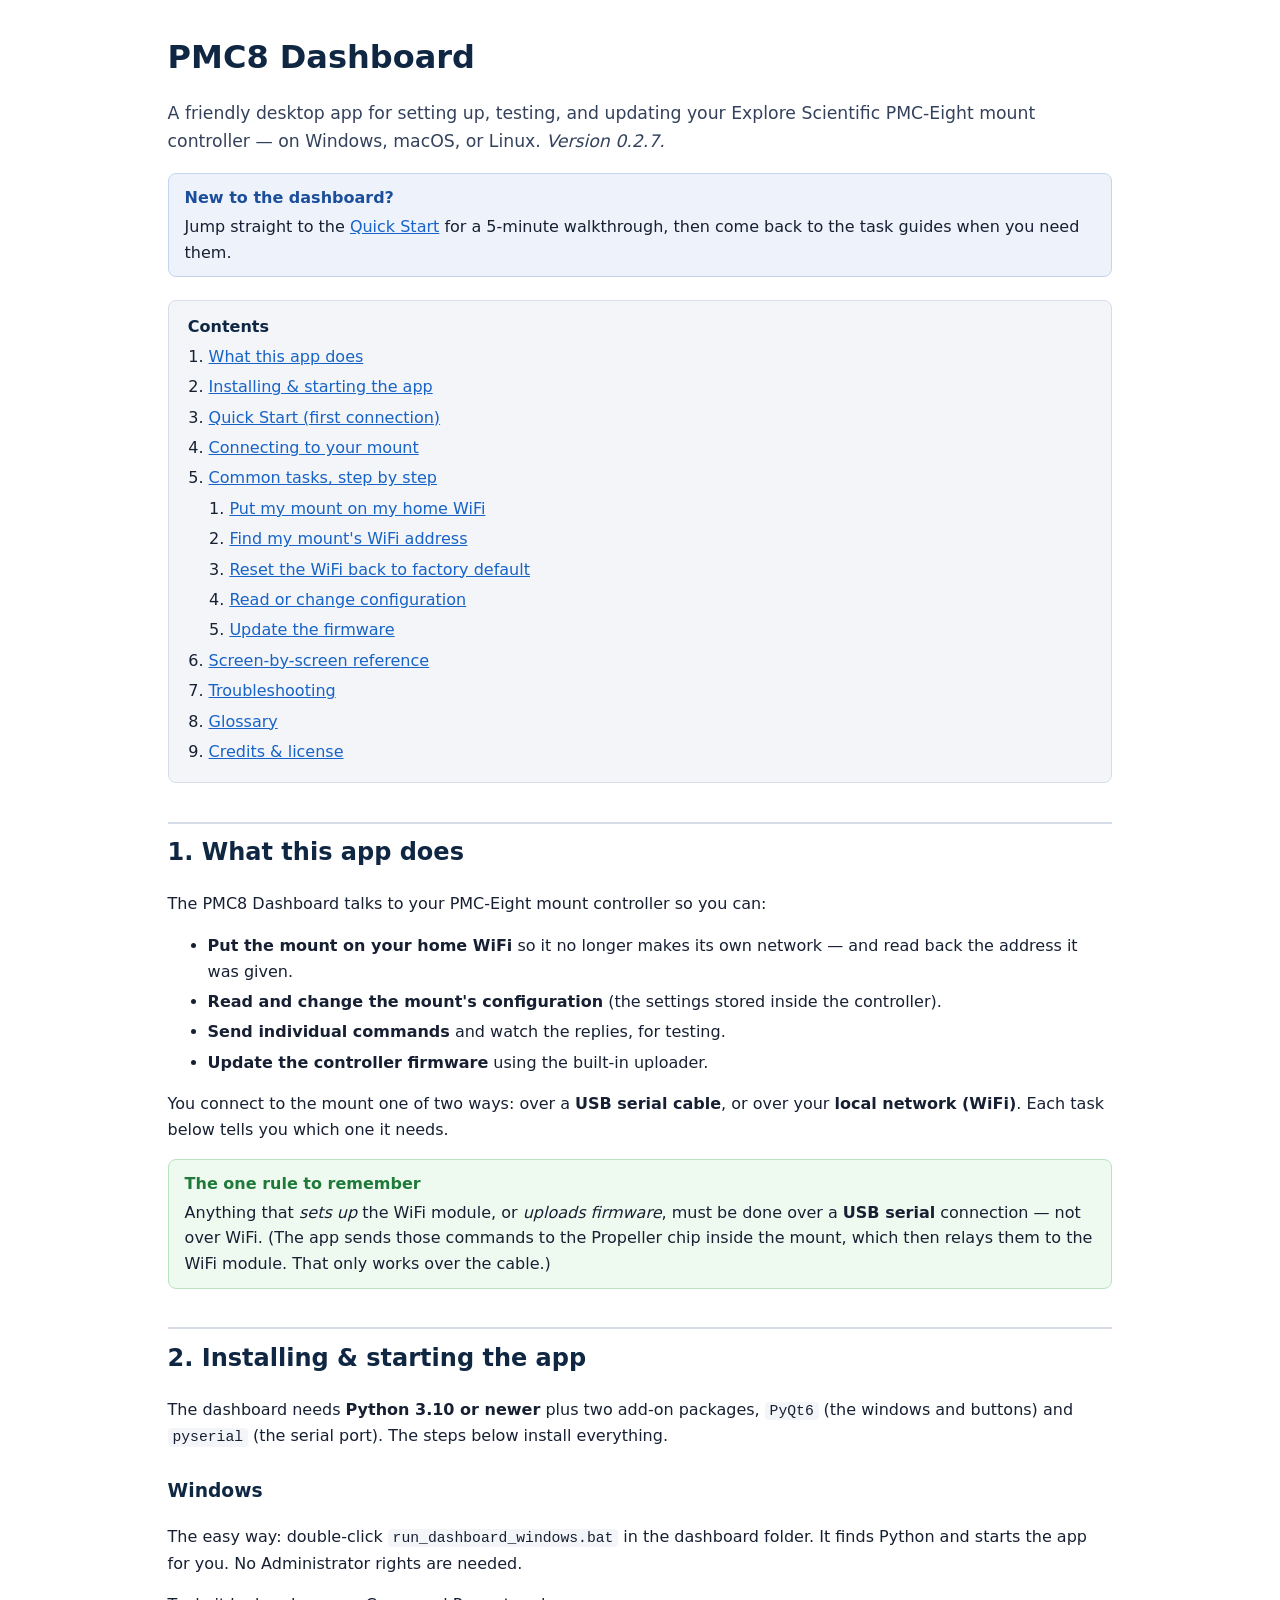
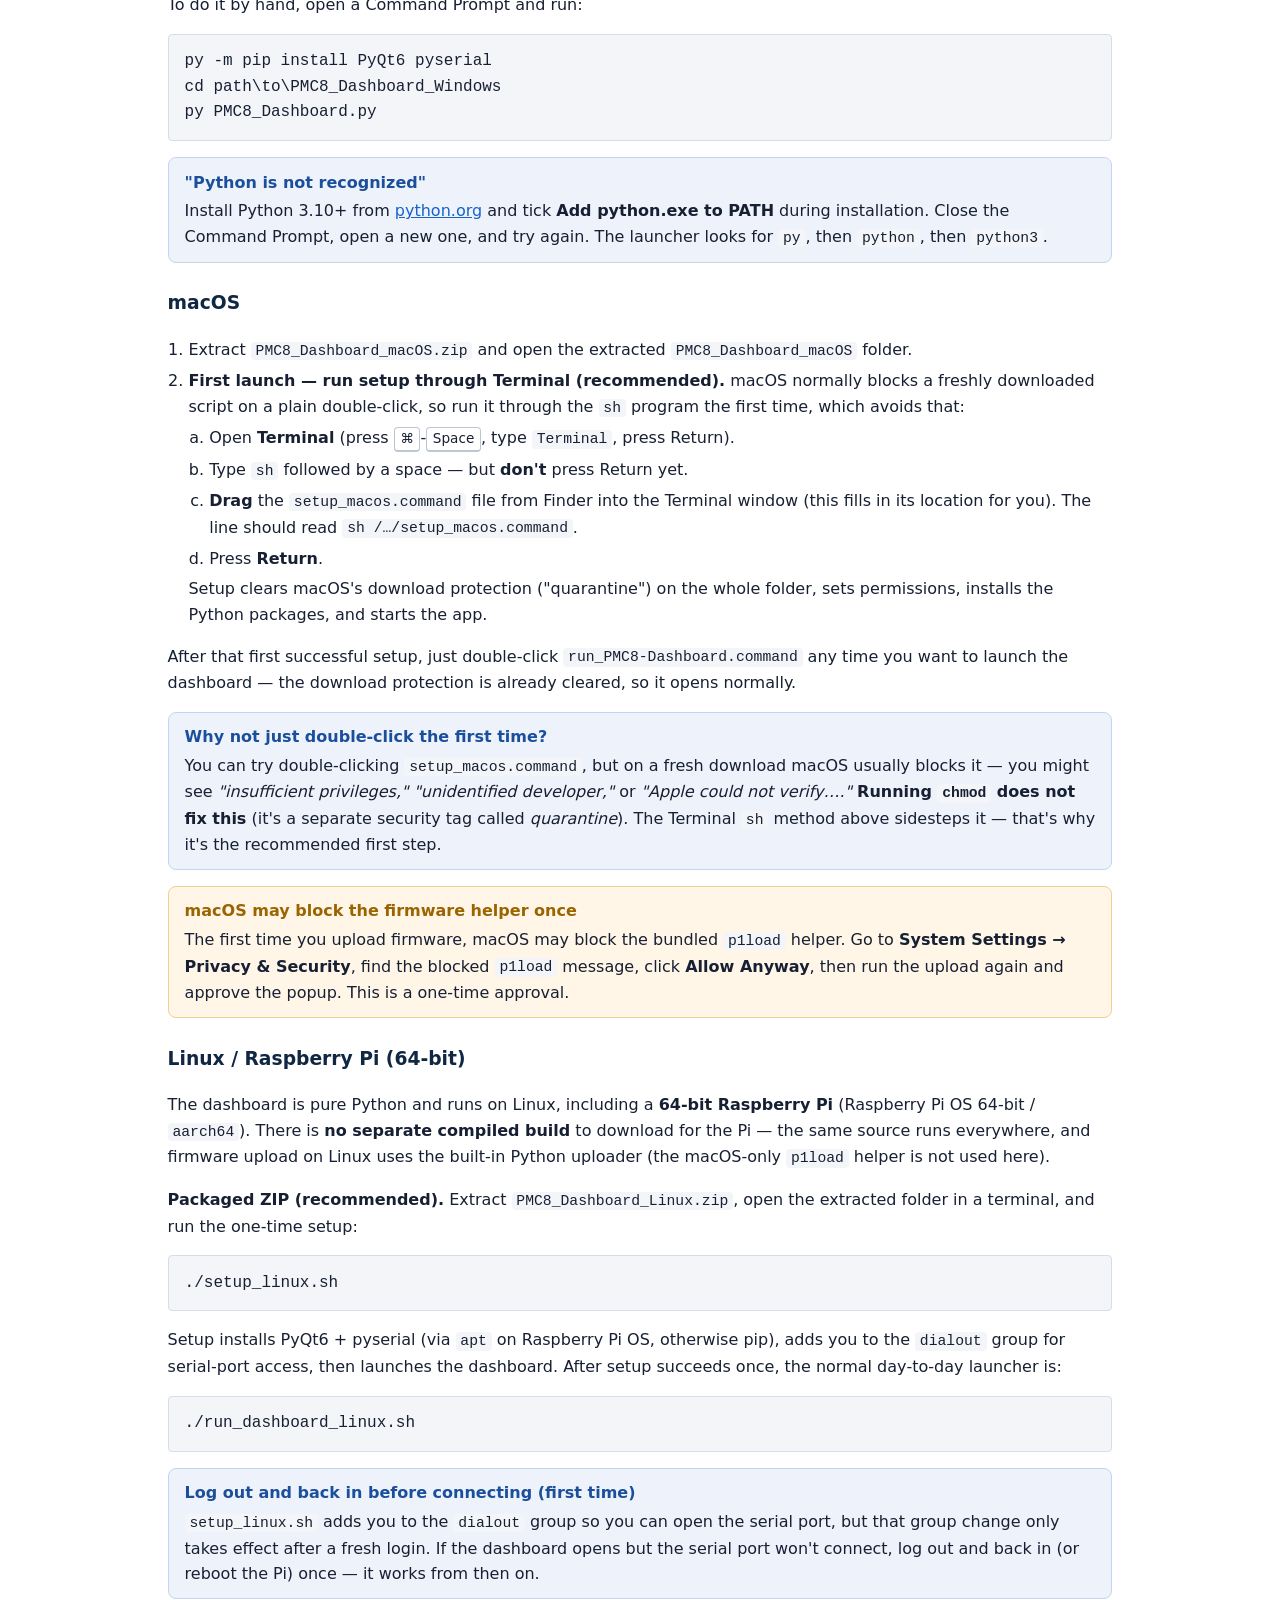
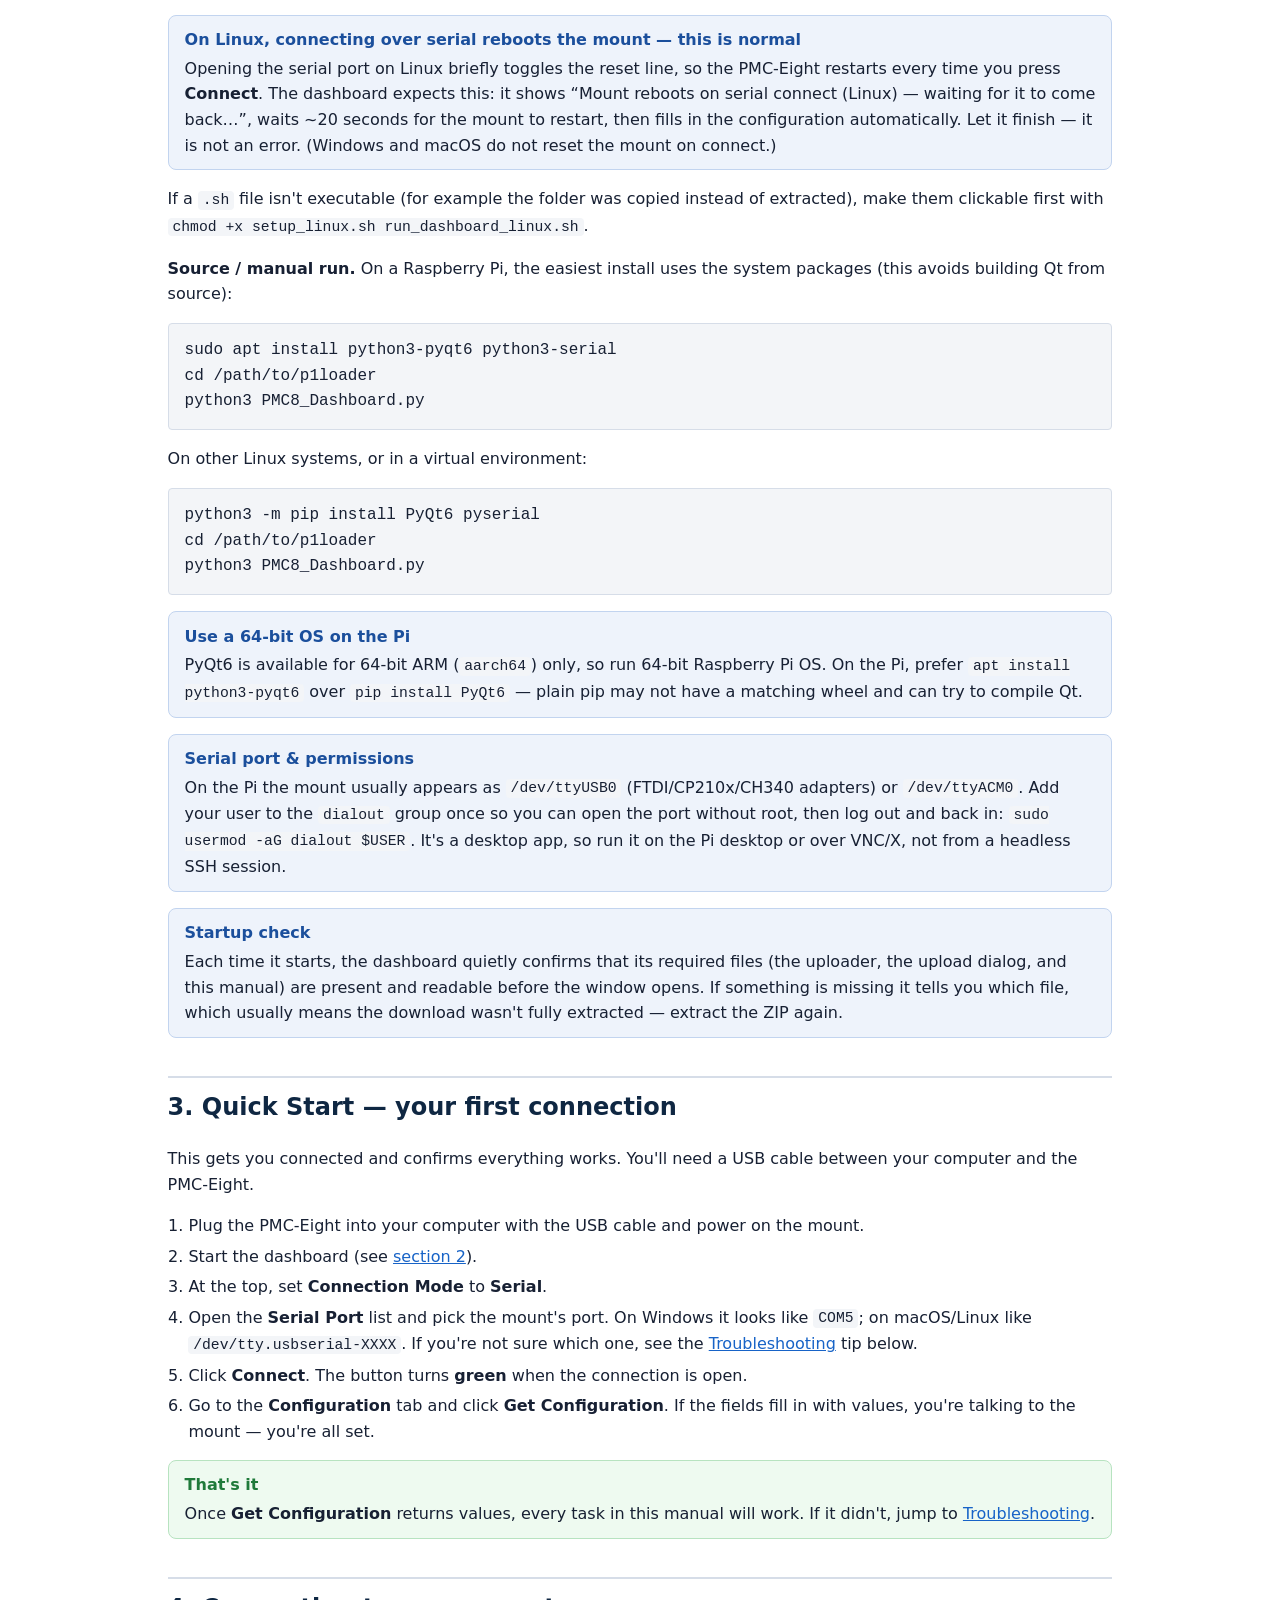
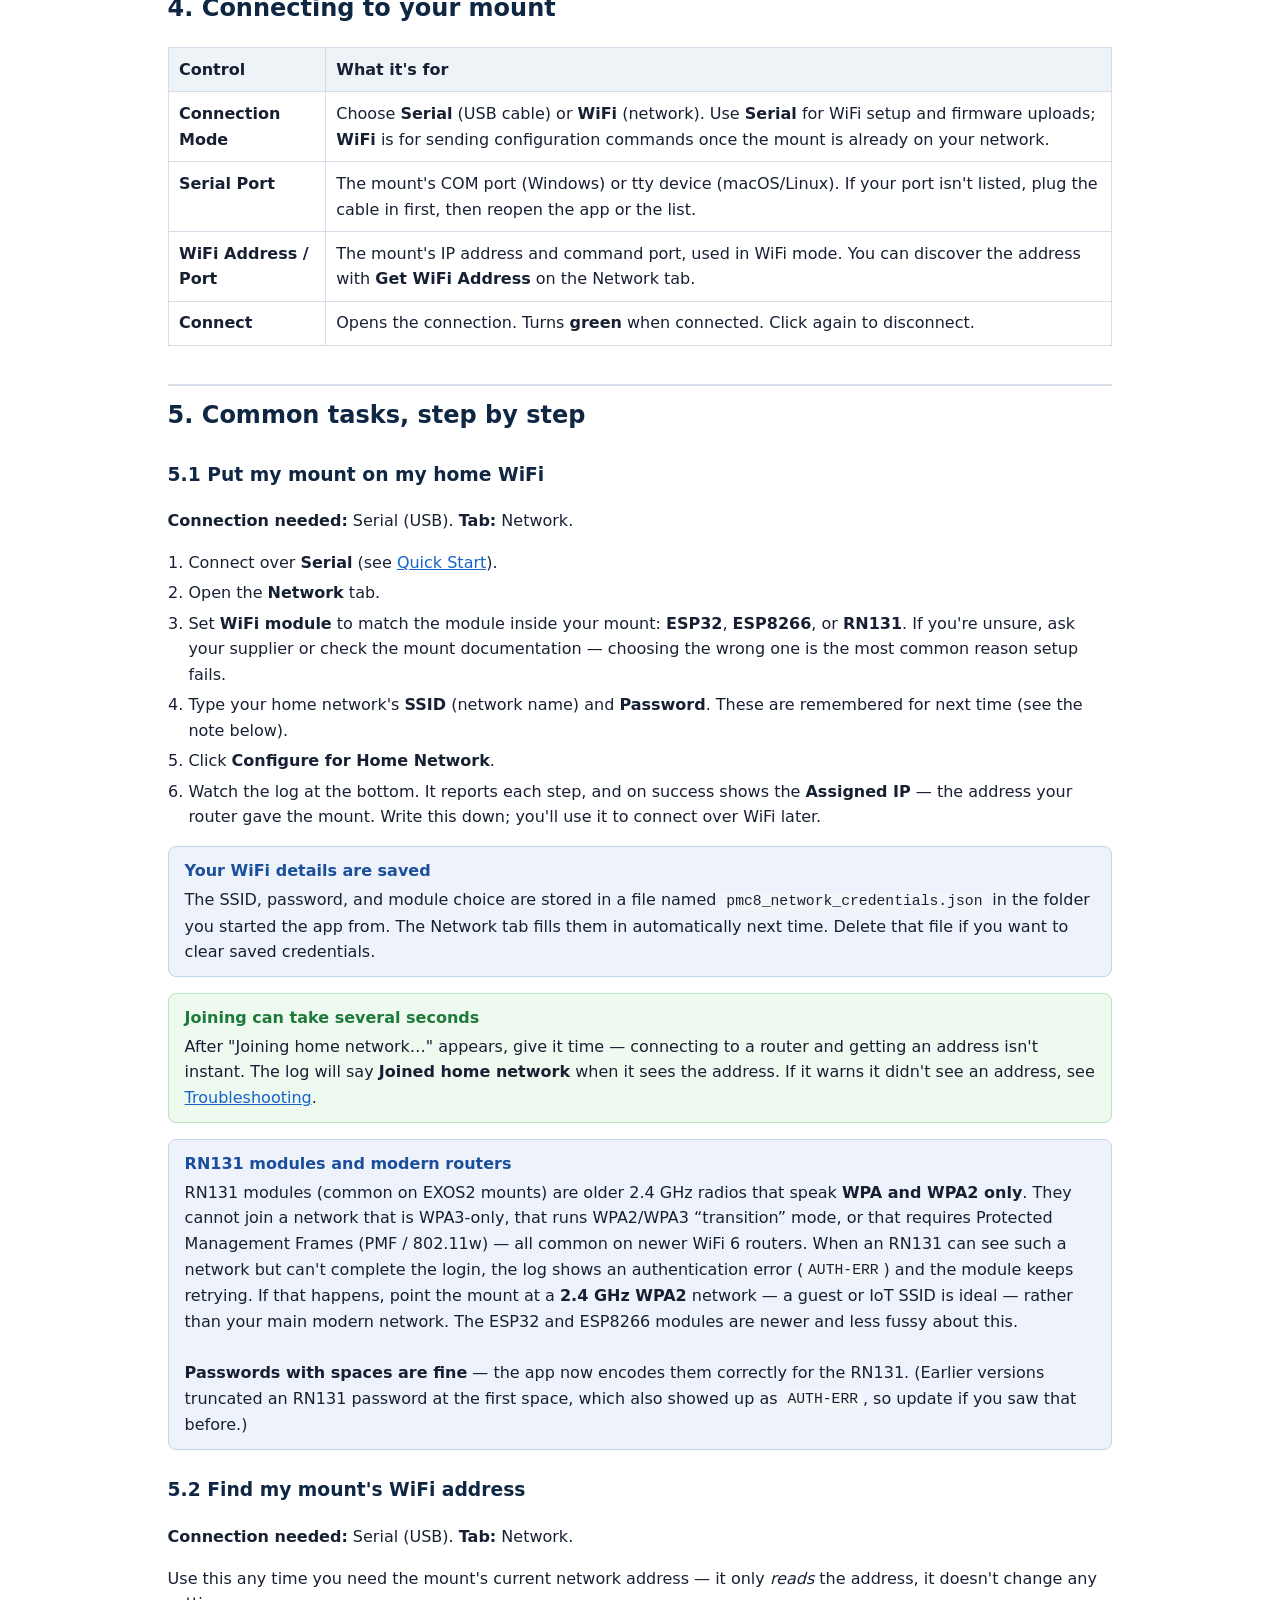
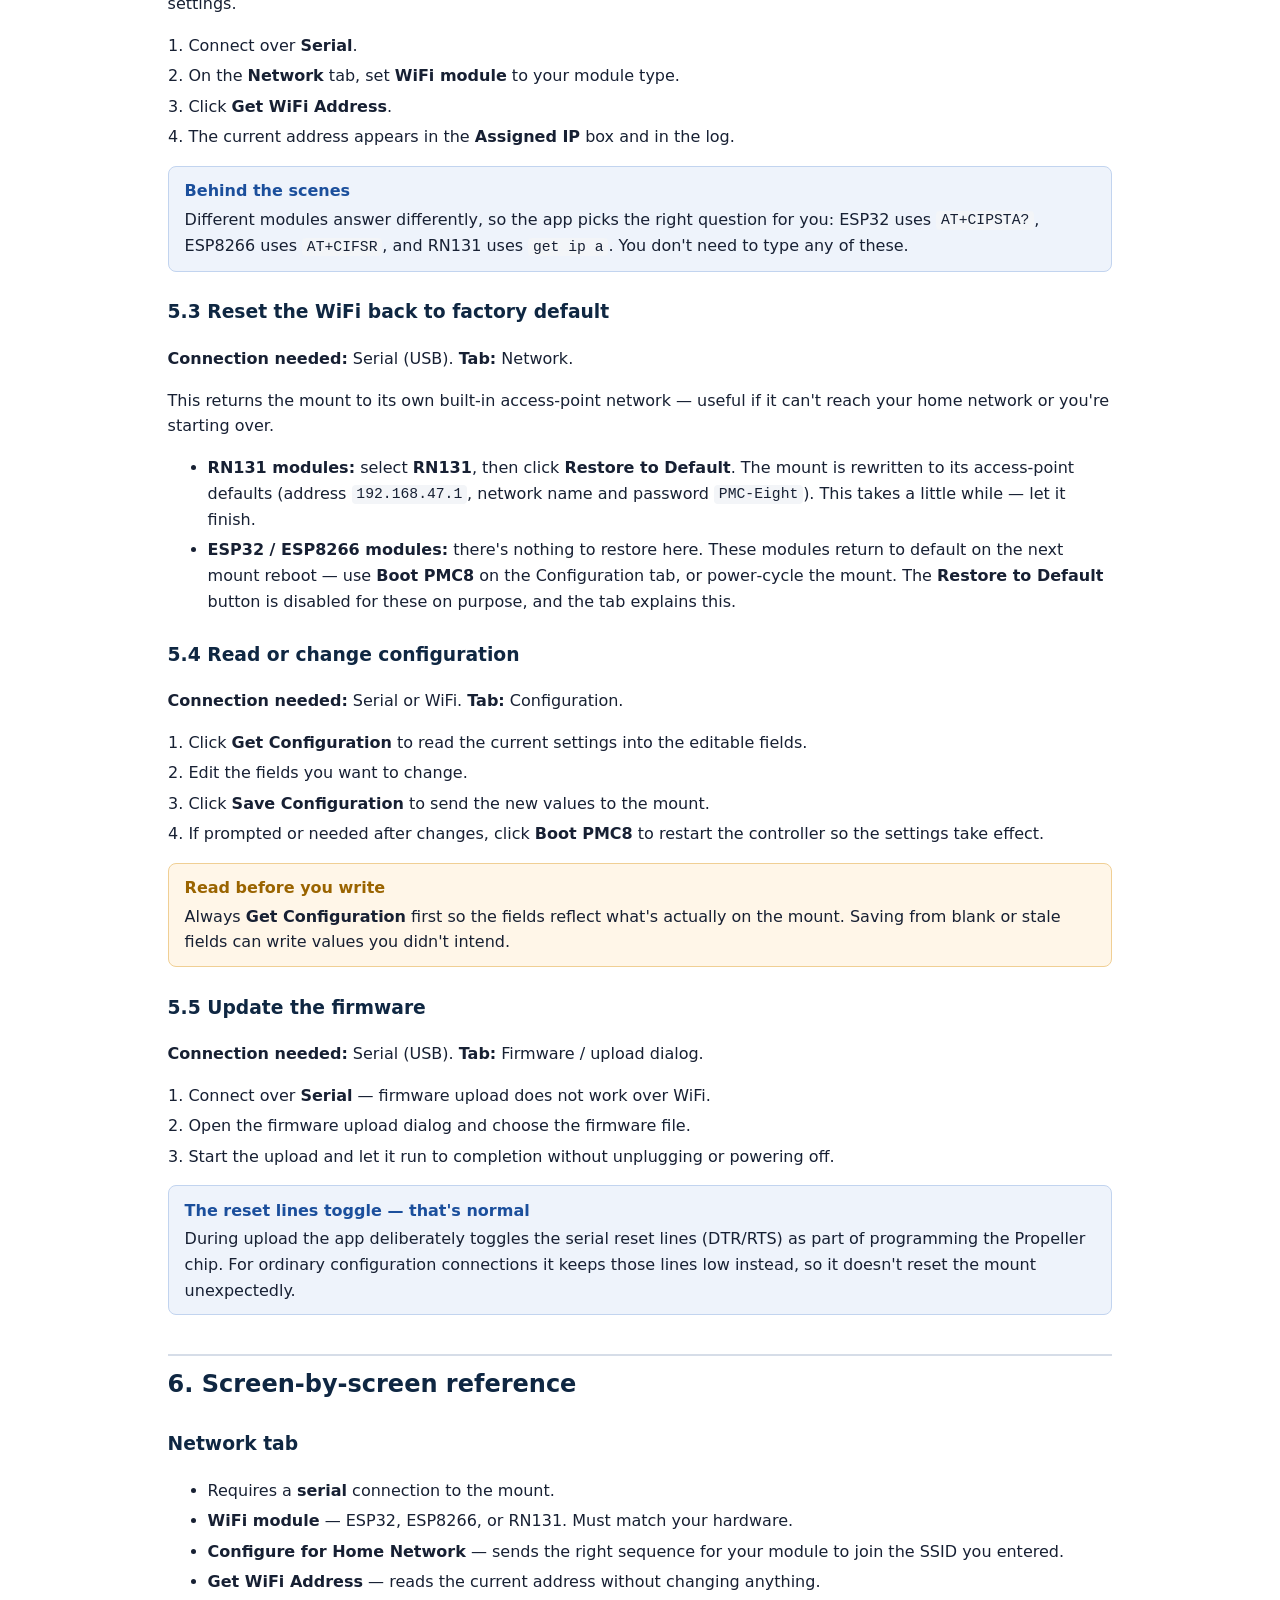
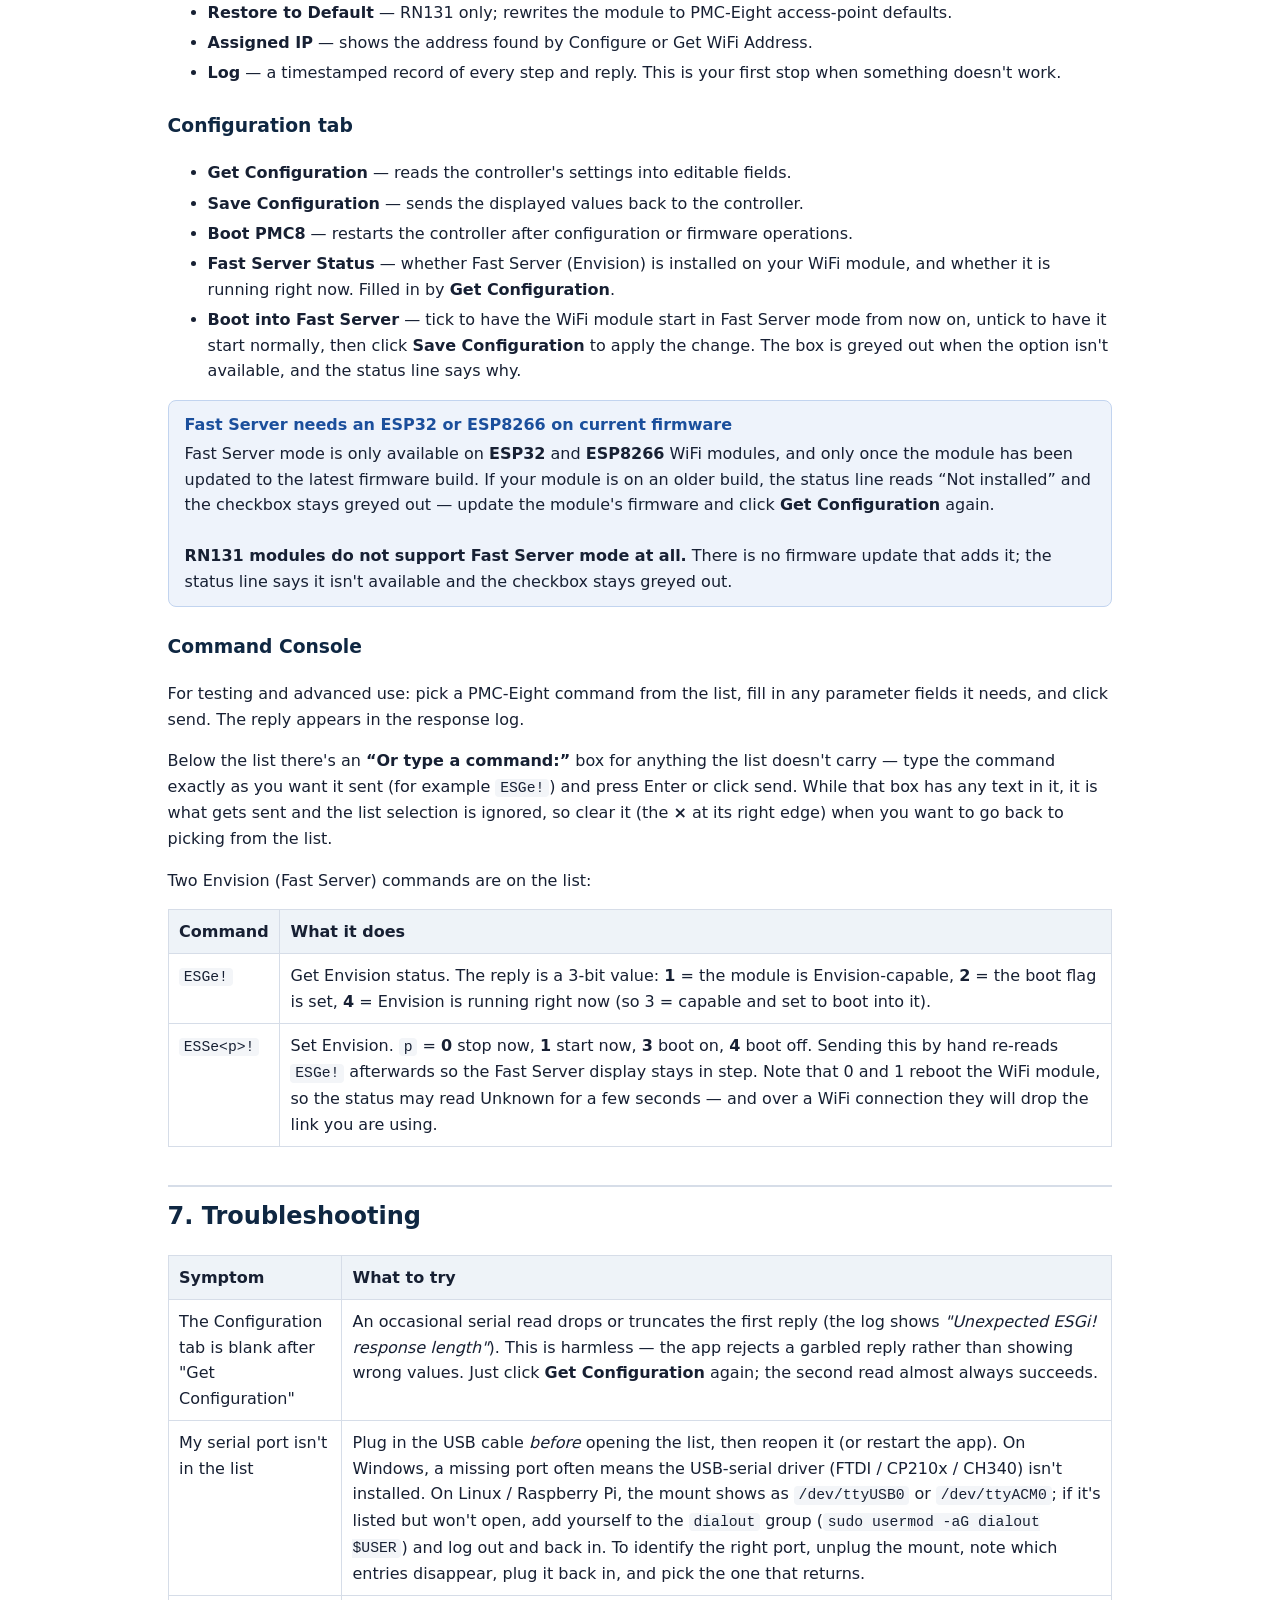
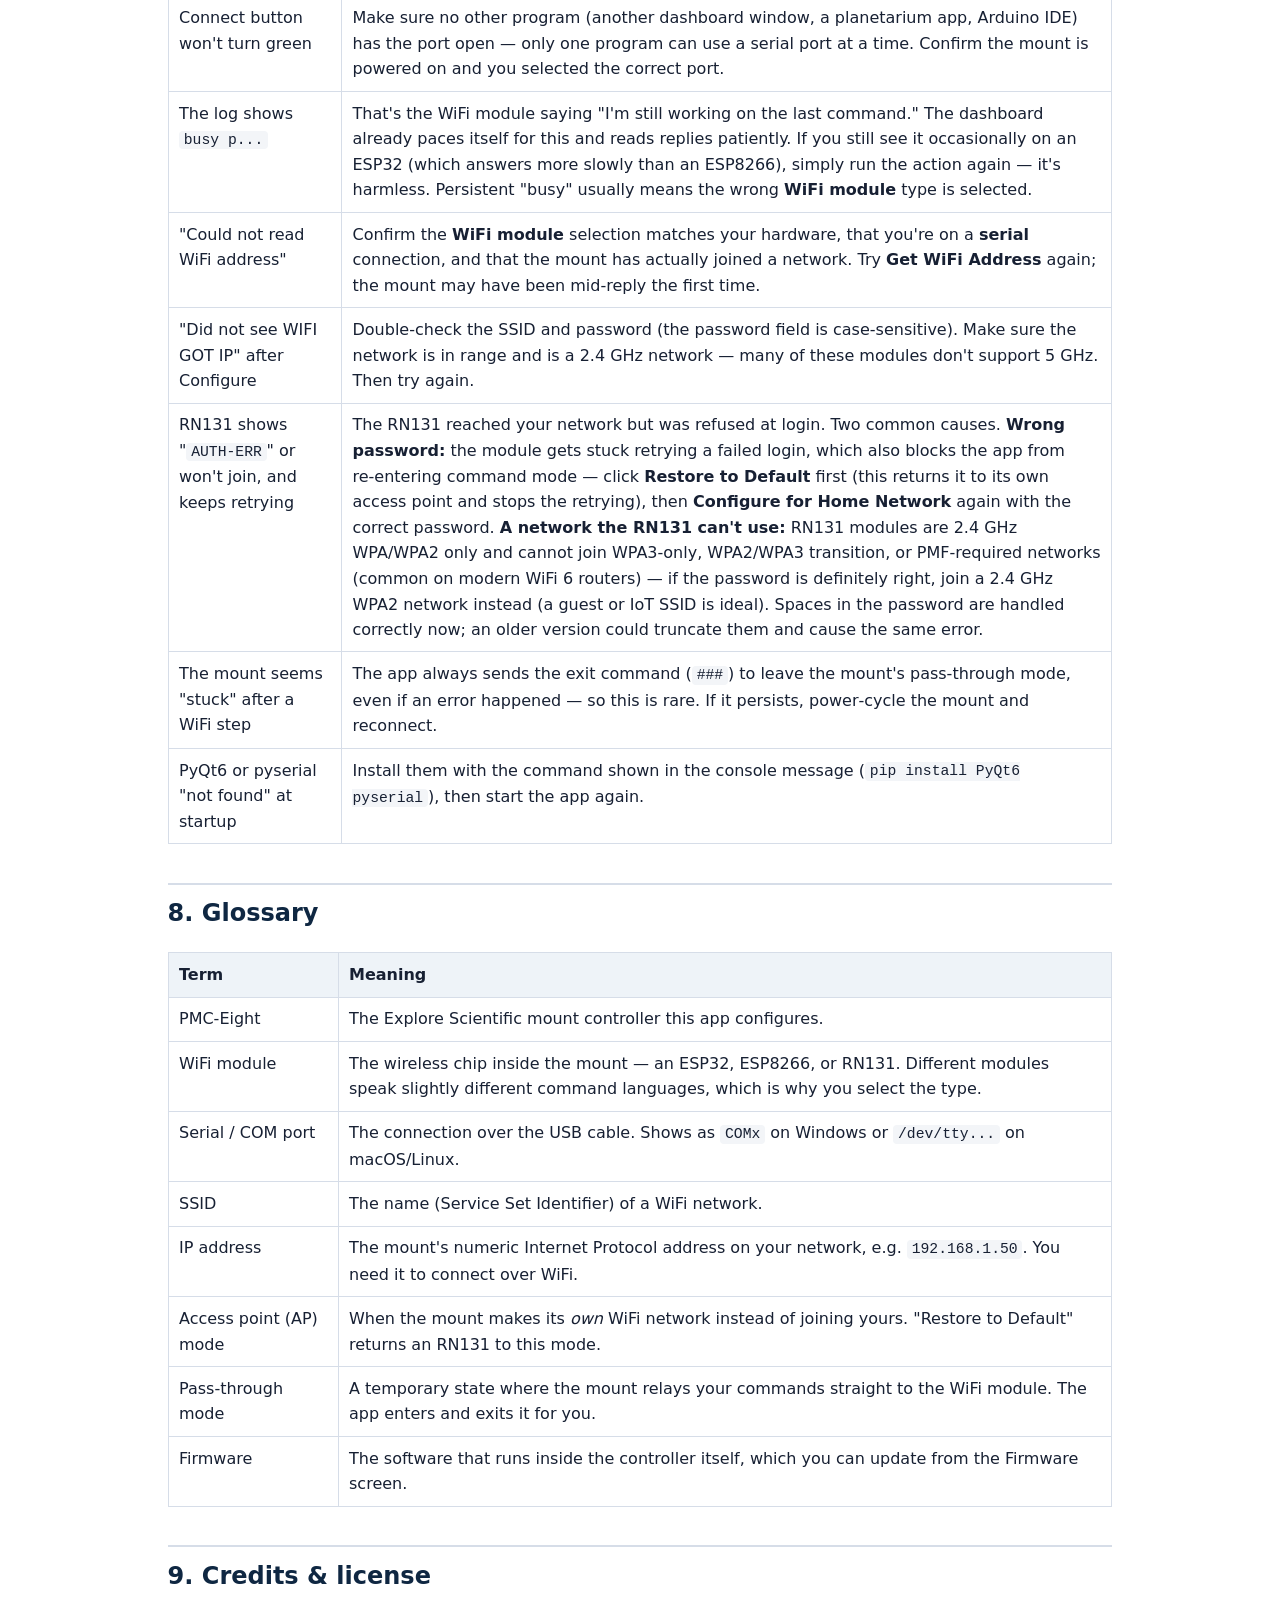
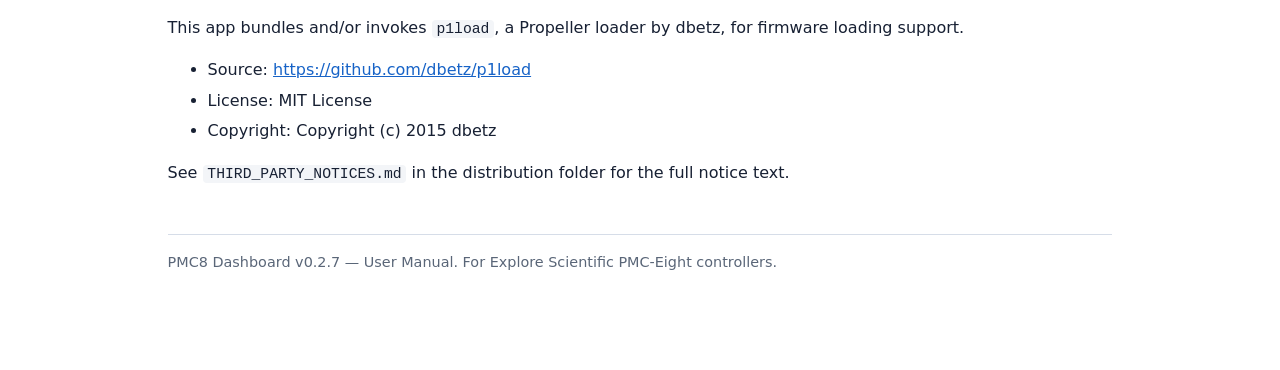
<file: pmc8-dashboard/docs/PMC8_Dashboard_User_Manual.html>
<!doctype html>
<html lang="en">
<head>
  <meta charset="utf-8">
  <meta name="viewport" content="width=device-width, initial-scale=1">
  <title>PMC8 Dashboard v0.2.7 User Manual</title>
  <style>
    :root { --ink:#172033; --head:#0f2742; --line:#d6dde8; --soft:#f3f5f8; }
    * { box-sizing: border-box; }
    body { font-family: system-ui, -apple-system, "Segoe UI", sans-serif; line-height: 1.6; max-width: 980px; margin: 2rem auto; padding: 0 1.1rem 4rem; color: var(--ink); }
    h1 { color: var(--head); margin-bottom: 0.2rem; }
    h2 { color: var(--head); margin-top: 2.4rem; padding-top: 0.6rem; border-top: 2px solid var(--line); }
    h3 { color: var(--head); margin-top: 1.6rem; }
    .lede { font-size: 1.08rem; color: #33415c; }
    code, pre { background: var(--soft); border-radius: 4px; font-family: "SF Mono", Consolas, "Liberation Mono", monospace; }
    code { padding: 0.08rem 0.3rem; font-size: 0.92em; }
    pre { padding: 0.9rem 1rem; overflow-x: auto; border: 1px solid var(--line); }
    table { border-collapse: collapse; width: 100%; margin: 1rem 0; }
    th, td { border: 1px solid var(--line); padding: 0.55rem 0.65rem; text-align: left; vertical-align: top; }
    th { background: #eef3f8; }
    ol li, ul li { margin: 0.3rem 0; }
    ol { padding-left: 1.3rem; }
    a { color: #1763c7; }
    /* callouts */
    .box { border-radius: 8px; padding: 0.7rem 1rem; margin: 1rem 0; border: 1px solid; }
    .tip   { background: #eefaf0; border-color: #b7e3c0; }
    .warn  { background: #fff6e8; border-color: #f0cf94; }
    .note  { background: #eef3fb; border-color: #c2d4ef; }
    .box .label { font-weight: 700; display: block; margin-bottom: 0.2rem; }
    .tip  .label { color: #1f7a3a; }
    .warn .label { color: #9a6400; }
    .note .label { color: #1b4f9c; }
    /* table of contents */
    nav.toc { background: var(--soft); border: 1px solid var(--line); border-radius: 8px; padding: 0.8rem 1.2rem; margin: 1.4rem 0 0; }
    nav.toc strong { display: block; margin-bottom: 0.3rem; color: var(--head); }
    nav.toc ol { margin: 0.2rem 0; }
    .kbd { display:inline-block; background:#fff; border:1px solid #bcc6d4; border-bottom-width:2px; border-radius:4px; padding:0 0.35rem; font-size:0.85em; }
    footer { margin-top: 3rem; padding-top: 1rem; border-top: 1px solid var(--line); color: #5a6678; font-size: 0.9rem; }
  </style>
</head>
<body>
<h1>PMC8 Dashboard</h1>
<p class="lede">A friendly desktop app for setting up, testing, and updating your Explore Scientific PMC&#8209;Eight mount controller &mdash; on Windows, macOS, or Linux. <em>Version 0.2.7.</em></p>

<div class="box note">
  <span class="label">New to the dashboard?</span>
  Jump straight to the <a href="#quickstart">Quick Start</a> for a 5&#8209;minute walkthrough, then come back to the task guides when you need them.
</div>

<nav class="toc">
  <strong>Contents</strong>
  <ol>
    <li><a href="#what">What this app does</a></li>
    <li><a href="#install">Installing &amp; starting the app</a></li>
    <li><a href="#quickstart">Quick Start (first connection)</a></li>
    <li><a href="#connect">Connecting to your mount</a></li>
    <li><a href="#tasks">Common tasks, step by step</a>
      <ol>
        <li><a href="#task-wifi">Put my mount on my home WiFi</a></li>
        <li><a href="#task-ip">Find my mount's WiFi address</a></li>
        <li><a href="#task-restore">Reset the WiFi back to factory default</a></li>
        <li><a href="#task-config">Read or change configuration</a></li>
        <li><a href="#task-firmware">Update the firmware</a></li>
      </ol>
    </li>
    <li><a href="#reference">Screen-by-screen reference</a></li>
    <li><a href="#trouble">Troubleshooting</a></li>
    <li><a href="#glossary">Glossary</a></li>
    <li><a href="#credits">Credits &amp; license</a></li>
  </ol>
</nav>

<h2 id="what">1. What this app does</h2>
<p>The PMC8 Dashboard talks to your PMC&#8209;Eight mount controller so you can:</p>
<ul>
  <li><strong>Put the mount on your home WiFi</strong> so it no longer makes its own network &mdash; and read back the address it was given.</li>
  <li><strong>Read and change the mount's configuration</strong> (the settings stored inside the controller).</li>
  <li><strong>Send individual commands</strong> and watch the replies, for testing.</li>
  <li><strong>Update the controller firmware</strong> using the built&#8209;in uploader.</li>
</ul>
<p>You connect to the mount one of two ways: over a <strong>USB serial cable</strong>, or over your <strong>local network (WiFi)</strong>. Each task below tells you which one it needs.</p>

<div class="box tip">
  <span class="label">The one rule to remember</span>
  Anything that <em>sets up</em> the WiFi module, or <em>uploads firmware</em>, must be done over a <strong>USB serial</strong> connection &mdash; not over WiFi. (The app sends those commands to the Propeller chip inside the mount, which then relays them to the WiFi module. That only works over the cable.)
</div>

<h2 id="install">2. Installing &amp; starting the app</h2>
<p>The dashboard needs <strong>Python 3.10 or newer</strong> plus two add&#8209;on packages, <code>PyQt6</code> (the windows and buttons) and <code>pyserial</code> (the serial port). The steps below install everything.</p>

<h3>Windows</h3>
<p>The easy way: double&#8209;click <code>run_dashboard_windows.bat</code> in the dashboard folder. It finds Python and starts the app for you. No Administrator rights are needed.</p>
<p>To do it by hand, open a Command Prompt and run:</p>
<pre>py -m pip install PyQt6 pyserial
cd path\to\PMC8_Dashboard_Windows
py PMC8_Dashboard.py</pre>
<div class="box note">
  <span class="label">"Python is not recognized"</span>
  Install Python 3.10+ from <a href="https://python.org">python.org</a> and tick <strong>Add python.exe to PATH</strong> during installation. Close the Command Prompt, open a new one, and try again. The launcher looks for <code>py</code>, then <code>python</code>, then <code>python3</code>.
</div>

<h3>macOS</h3>
<ol>
  <li>Extract <code>PMC8_Dashboard_macOS.zip</code> and open the extracted <code>PMC8_Dashboard_macOS</code> folder.</li>
  <li><strong>First launch &mdash; run setup through Terminal (recommended).</strong> macOS normally blocks a freshly downloaded script on a plain double&#8209;click, so run it through the <code>sh</code> program the first time, which avoids that:
    <ol type="a">
      <li>Open <strong>Terminal</strong> (press <span class="kbd">&#8984;</span>&#8209;<span class="kbd">Space</span>, type <code>Terminal</code>, press Return).</li>
      <li>Type <code>sh</code> followed by a space &mdash; but <strong>don't</strong> press Return yet.</li>
      <li><strong>Drag</strong> the <code>setup_macos.command</code> file from Finder into the Terminal window (this fills in its location for you). The line should read <code>sh /&hellip;/setup_macos.command</code>.</li>
      <li>Press <strong>Return</strong>.</li>
    </ol>
    Setup clears macOS's download protection ("quarantine") on the whole folder, sets permissions, installs the Python packages, and starts the app.</li>
</ol>
<p>After that first successful setup, just double&#8209;click <code>run_PMC8-Dashboard.command</code> any time you want to launch the dashboard &mdash; the download protection is already cleared, so it opens normally.</p>
<div class="box note">
  <span class="label">Why not just double-click the first time?</span>
  You can try double&#8209;clicking <code>setup_macos.command</code>, but on a fresh download macOS usually blocks it &mdash; you might see <em>"insufficient privileges,"</em> <em>"unidentified developer,"</em> or <em>"Apple could not verify&hellip;."</em> <strong>Running <code>chmod</code> does not fix this</strong> (it's a separate security tag called <em>quarantine</em>). The Terminal <code>sh</code> method above sidesteps it &mdash; that's why it's the recommended first step.
</div>
<div class="box warn">
  <span class="label">macOS may block the firmware helper once</span>
  The first time you upload firmware, macOS may block the bundled <code>p1load</code> helper. Go to <strong>System Settings &rarr; Privacy &amp; Security</strong>, find the blocked&nbsp;<code>p1load</code> message, click <strong>Allow Anyway</strong>, then run the upload again and approve the popup. This is a one&#8209;time approval.
</div>

<h3>Linux / Raspberry Pi (64-bit)</h3>
<p>The dashboard is pure Python and runs on Linux, including a <strong>64&#8209;bit Raspberry Pi</strong> (Raspberry Pi OS 64&#8209;bit / <code>aarch64</code>). There is <strong>no separate compiled build</strong> to download for the Pi &mdash; the same source runs everywhere, and firmware upload on Linux uses the built&#8209;in Python uploader (the macOS&#8209;only <code>p1load</code> helper is not used here).</p>
<p><strong>Packaged ZIP (recommended).</strong> Extract <code>PMC8_Dashboard_Linux.zip</code>, open the extracted folder in a terminal, and run the one&#8209;time setup:</p>
<pre>./setup_linux.sh</pre>
<p>Setup installs PyQt6 + pyserial (via <code>apt</code> on Raspberry Pi OS, otherwise pip), adds you to the <code>dialout</code> group for serial&#8209;port access, then launches the dashboard. After setup succeeds once, the normal day&#8209;to&#8209;day launcher is:</p>
<pre>./run_dashboard_linux.sh</pre>
<div class="box note">
  <span class="label">Log out and back in before connecting (first time)</span>
  <code>setup_linux.sh</code> adds you to the <code>dialout</code> group so you can open the serial port, but that group change only takes effect after a fresh login. If the dashboard opens but the serial port won't connect, log out and back in (or reboot the Pi) once &mdash; it works from then on.
</div>
<div class="box note">
  <span class="label">On Linux, connecting over serial reboots the mount &mdash; this is normal</span>
  Opening the serial port on Linux briefly toggles the reset line, so the PMC&#8209;Eight restarts every time you press <strong>Connect</strong>. The dashboard expects this: it shows &ldquo;Mount reboots on serial connect (Linux) &mdash; waiting for it to come back&hellip;&rdquo;, waits ~20&nbsp;seconds for the mount to restart, then fills in the configuration automatically. Let it finish &mdash; it is not an error. (Windows and macOS do not reset the mount on connect.)
</div>
<p>If a <code>.sh</code> file isn't executable (for example the folder was copied instead of extracted), make them clickable first with <code>chmod +x setup_linux.sh run_dashboard_linux.sh</code>.</p>
<p><strong>Source / manual run.</strong> On a Raspberry Pi, the easiest install uses the system packages (this avoids building Qt from source):</p>
<pre>sudo apt install python3-pyqt6 python3-serial
cd /path/to/p1loader
python3 PMC8_Dashboard.py</pre>
<p>On other Linux systems, or in a virtual environment:</p>
<pre>python3 -m pip install PyQt6 pyserial
cd /path/to/p1loader
python3 PMC8_Dashboard.py</pre>

<div class="box note">
  <span class="label">Use a 64-bit OS on the Pi</span>
  PyQt6 is available for 64&#8209;bit ARM (<code>aarch64</code>) only, so run 64&#8209;bit Raspberry Pi OS. On the Pi, prefer <code>apt install python3-pyqt6</code> over <code>pip install PyQt6</code> &mdash; plain pip may not have a matching wheel and can try to compile Qt.
</div>
<div class="box note">
  <span class="label">Serial port &amp; permissions</span>
  On the Pi the mount usually appears as <code>/dev/ttyUSB0</code> (FTDI/CP210x/CH340 adapters) or <code>/dev/ttyACM0</code>. Add your user to the <code>dialout</code> group once so you can open the port without root, then log out and back in: <code>sudo usermod -aG dialout $USER</code>. It's a desktop app, so run it on the Pi desktop or over VNC/X, not from a headless SSH session.
</div>

<div class="box note">
  <span class="label">Startup check</span>
  Each time it starts, the dashboard quietly confirms that its required files (the uploader, the upload dialog, and this manual) are present and readable before the window opens. If something is missing it tells you which file, which usually means the download wasn't fully extracted &mdash; extract the ZIP again.
</div>

<h2 id="quickstart">3. Quick Start &mdash; your first connection</h2>
<p>This gets you connected and confirms everything works. You'll need a USB cable between your computer and the PMC&#8209;Eight.</p>
<ol>
  <li>Plug the PMC&#8209;Eight into your computer with the USB cable and power on the mount.</li>
  <li>Start the dashboard (see <a href="#install">section&nbsp;2</a>).</li>
  <li>At the top, set <strong>Connection Mode</strong> to <strong>Serial</strong>.</li>
  <li>Open the <strong>Serial Port</strong> list and pick the mount's port. On Windows it looks like <code>COM5</code>; on macOS/Linux like <code>/dev/tty.usbserial-XXXX</code>. If you're not sure which one, see the <a href="#trouble">Troubleshooting</a> tip below.</li>
  <li>Click <strong>Connect</strong>. The button turns <strong>green</strong> when the connection is open.</li>
  <li>Go to the <strong>Configuration</strong> tab and click <strong>Get Configuration</strong>. If the fields fill in with values, you're talking to the mount &mdash; you're all set.</li>
</ol>
<div class="box tip">
  <span class="label">That's it</span>
  Once <strong>Get Configuration</strong> returns values, every task in this manual will work. If it didn't, jump to <a href="#trouble">Troubleshooting</a>.
</div>

<h2 id="connect">4. Connecting to your mount</h2>
<table>
  <tr><th>Control</th><th>What it's for</th></tr>
  <tr><td><strong>Connection Mode</strong></td><td>Choose <strong>Serial</strong> (USB cable) or <strong>WiFi</strong> (network). Use <strong>Serial</strong> for WiFi setup and firmware uploads; <strong>WiFi</strong> is for sending configuration commands once the mount is already on your network.</td></tr>
  <tr><td><strong>Serial Port</strong></td><td>The mount's COM port (Windows) or tty device (macOS/Linux). If your port isn't listed, plug the cable in first, then reopen the app or the list.</td></tr>
  <tr><td><strong>WiFi Address / Port</strong></td><td>The mount's IP address and command port, used in WiFi mode. You can discover the address with <strong>Get WiFi Address</strong> on the Network tab.</td></tr>
  <tr><td><strong>Connect</strong></td><td>Opens the connection. Turns <strong>green</strong> when connected. Click again to disconnect.</td></tr>
</table>

<h2 id="tasks">5. Common tasks, step by step</h2>

<h3 id="task-wifi">5.1 Put my mount on my home WiFi</h3>
<p><strong>Connection needed:</strong> Serial (USB). <strong>Tab:</strong> Network.</p>
<ol>
  <li>Connect over <strong>Serial</strong> (see <a href="#quickstart">Quick Start</a>).</li>
  <li>Open the <strong>Network</strong> tab.</li>
  <li>Set <strong>WiFi module</strong> to match the module inside your mount: <strong>ESP32</strong>, <strong>ESP8266</strong>, or <strong>RN131</strong>. If you're unsure, ask your supplier or check the mount documentation &mdash; choosing the wrong one is the most common reason setup fails.</li>
  <li>Type your home network's <strong>SSID</strong> (network name) and <strong>Password</strong>. These are remembered for next time (see the note below).</li>
  <li>Click <strong>Configure for Home Network</strong>.</li>
  <li>Watch the log at the bottom. It reports each step, and on success shows the <strong>Assigned IP</strong> &mdash; the address your router gave the mount. Write this down; you'll use it to connect over WiFi later.</li>
</ol>
<div class="box note">
  <span class="label">Your WiFi details are saved</span>
  The SSID, password, and module choice are stored in a file named <code>pmc8_network_credentials.json</code> in the folder you started the app from. The Network tab fills them in automatically next time. Delete that file if you want to clear saved credentials.
</div>
<div class="box tip">
  <span class="label">Joining can take several seconds</span>
  After "Joining home network&hellip;" appears, give it time &mdash; connecting to a router and getting an address isn't instant. The log will say <strong>Joined home network</strong> when it sees the address. If it warns it didn't see an address, see <a href="#trouble">Troubleshooting</a>.
</div>
<div class="box note">
  <span class="label">RN131 modules and modern routers</span>
  RN131 modules (common on EXOS2 mounts) are older 2.4&nbsp;GHz radios that speak <strong>WPA and WPA2 only</strong>. They cannot join a network that is WPA3-only, that runs WPA2/WPA3 &ldquo;transition&rdquo; mode, or that requires Protected Management Frames (PMF / 802.11w) &mdash; all common on newer WiFi&nbsp;6 routers. When an RN131 can see such a network but can't complete the login, the log shows an authentication error (<code>AUTH-ERR</code>) and the module keeps retrying. If that happens, point the mount at a <strong>2.4&nbsp;GHz WPA2</strong> network &mdash; a guest or IoT SSID is ideal &mdash; rather than your main modern network. The ESP32 and ESP8266 modules are newer and less fussy about this.
  <br><br>
  <strong>Passwords with spaces are fine</strong> &mdash; the app now encodes them correctly for the RN131. (Earlier versions truncated an RN131 password at the first space, which also showed up as <code>AUTH-ERR</code>, so update if you saw that before.)
</div>

<h3 id="task-ip">5.2 Find my mount's WiFi address</h3>
<p><strong>Connection needed:</strong> Serial (USB). <strong>Tab:</strong> Network.</p>
<p>Use this any time you need the mount's current network address &mdash; it only <em>reads</em> the address, it doesn't change any settings.</p>
<ol>
  <li>Connect over <strong>Serial</strong>.</li>
  <li>On the <strong>Network</strong> tab, set <strong>WiFi module</strong> to your module type.</li>
  <li>Click <strong>Get WiFi Address</strong>.</li>
  <li>The current address appears in the <strong>Assigned IP</strong> box and in the log.</li>
</ol>
<div class="box note">
  <span class="label">Behind the scenes</span>
  Different modules answer differently, so the app picks the right question for you: ESP32 uses <code>AT+CIPSTA?</code>, ESP8266 uses <code>AT+CIFSR</code>, and RN131 uses <code>get ip&nbsp;a</code>. You don't need to type any of these.
</div>

<h3 id="task-restore">5.3 Reset the WiFi back to factory default</h3>
<p><strong>Connection needed:</strong> Serial (USB). <strong>Tab:</strong> Network.</p>
<p>This returns the mount to its own built&#8209;in access&#8209;point network &mdash; useful if it can't reach your home network or you're starting over.</p>
<ul>
  <li><strong>RN131 modules:</strong> select <strong>RN131</strong>, then click <strong>Restore to Default</strong>. The mount is rewritten to its access&#8209;point defaults (address <code>192.168.47.1</code>, network name and password <code>PMC-Eight</code>). This takes a little while &mdash; let it finish.</li>
  <li><strong>ESP32 / ESP8266 modules:</strong> there's nothing to restore here. These modules return to default on the next mount reboot &mdash; use <strong>Boot PMC8</strong> on the Configuration tab, or power&#8209;cycle the mount. The <strong>Restore to Default</strong> button is disabled for these on purpose, and the tab explains this.</li>
</ul>

<h3 id="task-config">5.4 Read or change configuration</h3>
<p><strong>Connection needed:</strong> Serial or WiFi. <strong>Tab:</strong> Configuration.</p>
<ol>
  <li>Click <strong>Get Configuration</strong> to read the current settings into the editable fields.</li>
  <li>Edit the fields you want to change.</li>
  <li>Click <strong>Save Configuration</strong> to send the new values to the mount.</li>
  <li>If prompted or needed after changes, click <strong>Boot PMC8</strong> to restart the controller so the settings take effect.</li>
</ol>
<div class="box warn">
  <span class="label">Read before you write</span>
  Always <strong>Get Configuration</strong> first so the fields reflect what's actually on the mount. Saving from blank or stale fields can write values you didn't intend.
</div>

<h3 id="task-firmware">5.5 Update the firmware</h3>
<p><strong>Connection needed:</strong> Serial (USB). <strong>Tab:</strong> Firmware / upload dialog.</p>
<ol>
  <li>Connect over <strong>Serial</strong> &mdash; firmware upload does not work over WiFi.</li>
  <li>Open the firmware upload dialog and choose the firmware file.</li>
  <li>Start the upload and let it run to completion without unplugging or powering off.</li>
</ol>
<div class="box note">
  <span class="label">The reset lines toggle &mdash; that's normal</span>
  During upload the app deliberately toggles the serial reset lines (DTR/RTS) as part of programming the Propeller chip. For ordinary configuration connections it keeps those lines low instead, so it doesn't reset the mount unexpectedly.
</div>

<h2 id="reference">6. Screen-by-screen reference</h2>

<h3>Network tab</h3>
<ul>
  <li>Requires a <strong>serial</strong> connection to the mount.</li>
  <li><strong>WiFi module</strong> &mdash; ESP32, ESP8266, or RN131. Must match your hardware.</li>
  <li><strong>Configure for Home Network</strong> &mdash; sends the right sequence for your module to join the SSID you entered.</li>
  <li><strong>Get WiFi Address</strong> &mdash; reads the current address without changing anything.</li>
  <li><strong>Restore to Default</strong> &mdash; RN131 only; rewrites the module to PMC&#8209;Eight access&#8209;point defaults.</li>
  <li><strong>Assigned IP</strong> &mdash; shows the address found by Configure or Get WiFi Address.</li>
  <li><strong>Log</strong> &mdash; a timestamped record of every step and reply. This is your first stop when something doesn't work.</li>
</ul>

<h3>Configuration tab</h3>
<ul>
  <li><strong>Get Configuration</strong> &mdash; reads the controller's settings into editable fields.</li>
  <li><strong>Save Configuration</strong> &mdash; sends the displayed values back to the controller.</li>
  <li><strong>Boot PMC8</strong> &mdash; restarts the controller after configuration or firmware operations.</li>
  <li><strong>Fast Server Status</strong> &mdash; whether Fast Server (Envision) is installed on your WiFi module, and whether it is running right now. Filled in by <strong>Get Configuration</strong>.</li>
  <li><strong>Boot into Fast Server</strong> &mdash; tick to have the WiFi module start in Fast Server mode from now on, untick to have it start normally, then click <strong>Save Configuration</strong> to apply the change. The box is greyed out when the option isn't available, and the status line says why.</li>
</ul>
<div class="box note">
  <span class="label">Fast Server needs an ESP32 or ESP8266 on current firmware</span>
  Fast Server mode is only available on <strong>ESP32</strong> and <strong>ESP8266</strong> WiFi modules, and only once the module has been updated to the latest firmware build. If your module is on an older build, the status line reads &ldquo;Not installed&rdquo; and the checkbox stays greyed out &mdash; update the module's firmware and click <strong>Get Configuration</strong> again.
  <br><br>
  <strong>RN131 modules do not support Fast Server mode at all.</strong> There is no firmware update that adds it; the status line says it isn't available and the checkbox stays greyed out.
</div>

<h3>Command Console</h3>
<p>For testing and advanced use: pick a PMC&#8209;Eight command from the list, fill in any parameter fields it needs, and click send. The reply appears in the response log.</p>

<p>Below the list there's an <strong>&ldquo;Or type a command:&rdquo;</strong> box for anything the list doesn't carry &mdash; type the command exactly as you want it sent (for example <code>ESGe!</code>) and press Enter or click send. While that box has any text in it, it is what gets sent and the list selection is ignored, so clear it (the <strong>&times;</strong> at its right edge) when you want to go back to picking from the list.</p>

<p>Two Envision (Fast Server) commands are on the list:</p>
<table>
  <tr><th>Command</th><th>What it does</th></tr>
  <tr><td><code>ESGe!</code></td><td>Get Envision status. The reply is a 3&#8209;bit value: <strong>1</strong> = the module is Envision&#8209;capable, <strong>2</strong> = the boot flag is set, <strong>4</strong> = Envision is running right now (so 3 = capable and set to boot into it).</td></tr>
  <tr><td><code>ESSe&lt;p&gt;!</code></td><td>Set Envision. <code>p</code> = <strong>0</strong> stop now, <strong>1</strong> start now, <strong>3</strong> boot on, <strong>4</strong> boot off. Sending this by hand re&#8209;reads <code>ESGe!</code> afterwards so the Fast Server display stays in step. Note that 0 and 1 reboot the WiFi module, so the status may read Unknown for a few seconds &mdash; and over a WiFi connection they will drop the link you are using.</td></tr>
</table>

<h2 id="trouble">7. Troubleshooting</h2>

<table>
  <tr><th>Symptom</th><th>What to try</th></tr>
  <tr>
    <td>The Configuration tab is blank after "Get Configuration"</td>
    <td>An occasional serial read drops or truncates the first reply (the log shows <em>"Unexpected ESGi! response length"</em>). This is harmless &mdash; the app rejects a garbled reply rather than showing wrong values. Just click <strong>Get Configuration</strong> again; the second read almost always succeeds.</td>
  </tr>
  <tr>
    <td>My serial port isn't in the list</td>
    <td>Plug in the USB cable <em>before</em> opening the list, then reopen it (or restart the app). On Windows, a missing port often means the USB&#8209;serial driver (FTDI / CP210x / CH340) isn't installed. On Linux / Raspberry Pi, the mount shows as <code>/dev/ttyUSB0</code> or <code>/dev/ttyACM0</code>; if it's listed but won't open, add yourself to the <code>dialout</code> group (<code>sudo usermod -aG dialout $USER</code>) and log out and back in. To identify the right port, unplug the mount, note which entries disappear, plug it back in, and pick the one that returns.</td>
  </tr>
  <tr>
    <td>Connect button won't turn green</td>
    <td>Make sure no other program (another dashboard window, a planetarium app, Arduino IDE) has the port open &mdash; only one program can use a serial port at a time. Confirm the mount is powered on and you selected the correct port.</td>
  </tr>
  <tr>
    <td>The log shows <code>busy p...</code></td>
    <td>That's the WiFi module saying "I'm still working on the last command." The dashboard already paces itself for this and reads replies patiently. If you still see it occasionally on an ESP32 (which answers more slowly than an ESP8266), simply run the action again &mdash; it's harmless. Persistent "busy" usually means the wrong <strong>WiFi module</strong> type is selected.</td>
  </tr>
  <tr>
    <td>"Could not read WiFi address"</td>
    <td>Confirm the <strong>WiFi module</strong> selection matches your hardware, that you're on a <strong>serial</strong> connection, and that the mount has actually joined a network. Try <strong>Get WiFi Address</strong> again; the mount may have been mid&#8209;reply the first time.</td>
  </tr>
  <tr>
    <td>"Did not see WIFI GOT IP" after Configure</td>
    <td>Double&#8209;check the SSID and password (the password field is case&#8209;sensitive). Make sure the network is in range and is a 2.4&nbsp;GHz network &mdash; many of these modules don't support 5&nbsp;GHz. Then try again.</td>
  </tr>
  <tr>
    <td>RN131 shows "<code>AUTH-ERR</code>" or won't join, and keeps retrying</td>
    <td>The RN131 reached your network but was refused at login. Two common causes. <strong>Wrong password:</strong> the module gets stuck retrying a failed login, which also blocks the app from re&#8209;entering command mode &mdash; click <strong>Restore to Default</strong> first (this returns it to its own access point and stops the retrying), then <strong>Configure for Home Network</strong> again with the correct password. <strong>A network the RN131 can't use:</strong> RN131 modules are 2.4&nbsp;GHz WPA/WPA2 only and cannot join WPA3&#8209;only, WPA2/WPA3 transition, or PMF&#8209;required networks (common on modern WiFi&nbsp;6 routers) &mdash; if the password is definitely right, join a 2.4&nbsp;GHz WPA2 network instead (a guest or IoT SSID is ideal). Spaces in the password are handled correctly now; an older version could truncate them and cause the same error.</td>
  </tr>
  <tr>
    <td>The mount seems "stuck" after a WiFi step</td>
    <td>The app always sends the exit command (<code>###</code>) to leave the mount's pass&#8209;through mode, even if an error happened &mdash; so this is rare. If it persists, power&#8209;cycle the mount and reconnect.</td>
  </tr>
  <tr>
    <td>PyQt6 or pyserial "not found" at startup</td>
    <td>Install them with the command shown in the console message (<code>pip install PyQt6 pyserial</code>), then start the app again.</td>
  </tr>
</table>

<h2 id="glossary">8. Glossary</h2>
<table>
  <tr><th>Term</th><th>Meaning</th></tr>
  <tr><td>PMC&#8209;Eight</td><td>The Explore Scientific mount controller this app configures.</td></tr>
  <tr><td>WiFi module</td><td>The wireless chip inside the mount &mdash; an ESP32, ESP8266, or RN131. Different modules speak slightly different command languages, which is why you select the type.</td></tr>
  <tr><td>Serial / COM port</td><td>The connection over the USB cable. Shows as <code>COMx</code> on Windows or <code>/dev/tty...</code> on macOS/Linux.</td></tr>
  <tr><td>SSID</td><td>The name (Service Set Identifier) of a WiFi network.</td></tr>
  <tr><td>IP address</td><td>The mount's numeric Internet Protocol address on your network, e.g. <code>192.168.1.50</code>. You need it to connect over WiFi.</td></tr>
  <tr><td>Access point (AP) mode</td><td>When the mount makes its <em>own</em> WiFi network instead of joining yours. "Restore to Default" returns an RN131 to this mode.</td></tr>
  <tr><td>Pass&#8209;through mode</td><td>A temporary state where the mount relays your commands straight to the WiFi module. The app enters and exits it for you.</td></tr>
  <tr><td>Firmware</td><td>The software that runs inside the controller itself, which you can update from the Firmware screen.</td></tr>
</table>

<h2 id="credits">9. Credits &amp; license</h2>
<p>This app bundles and/or invokes <code>p1load</code>, a Propeller loader by dbetz, for firmware loading support.</p>
<ul>
  <li>Source: <a href="https://github.com/dbetz/p1load">https://github.com/dbetz/p1load</a></li>
  <li>License: MIT License</li>
  <li>Copyright: Copyright (c) 2015 dbetz</li>
</ul>
<p>See <code>THIRD_PARTY_NOTICES.md</code> in the distribution folder for the full notice text.</p>

<footer>
  PMC8 Dashboard v0.2.7 &mdash; User Manual. For Explore Scientific PMC&#8209;Eight controllers.
</footer>
</body>
</html>
</file>
